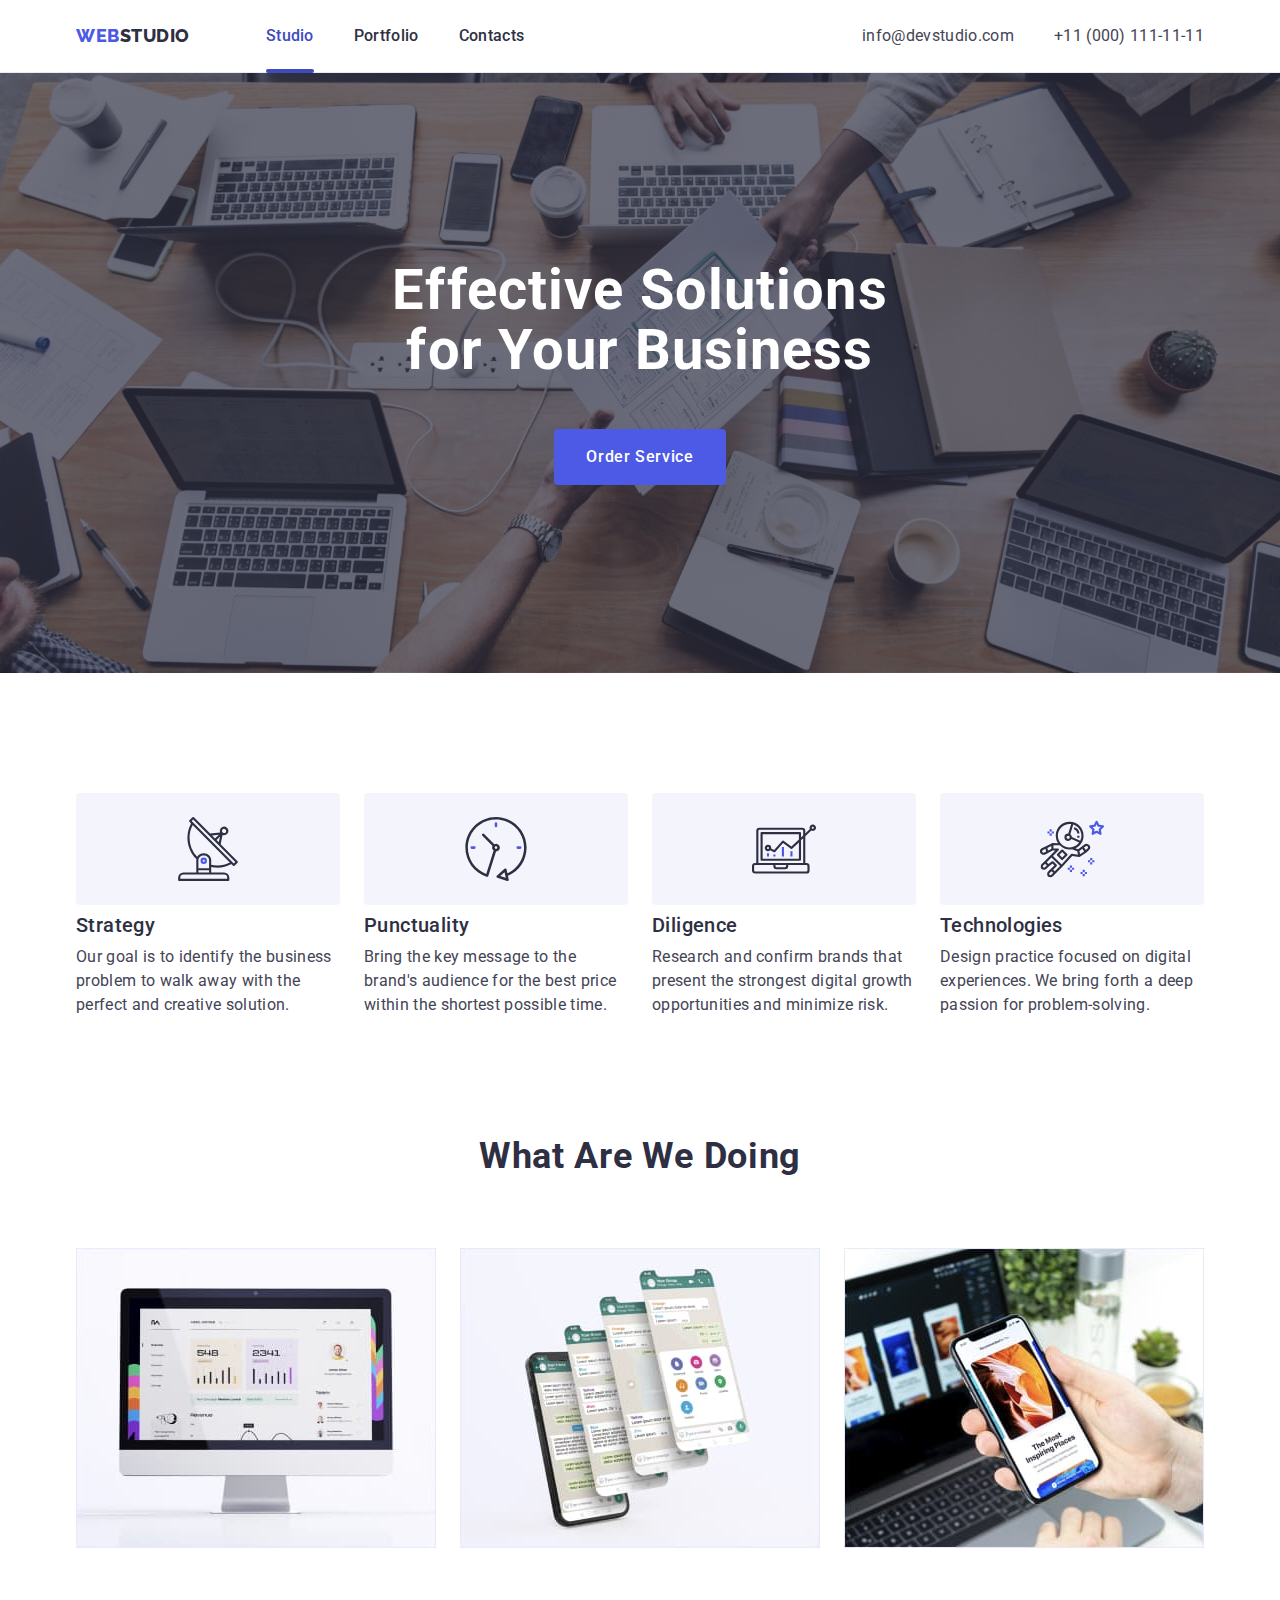
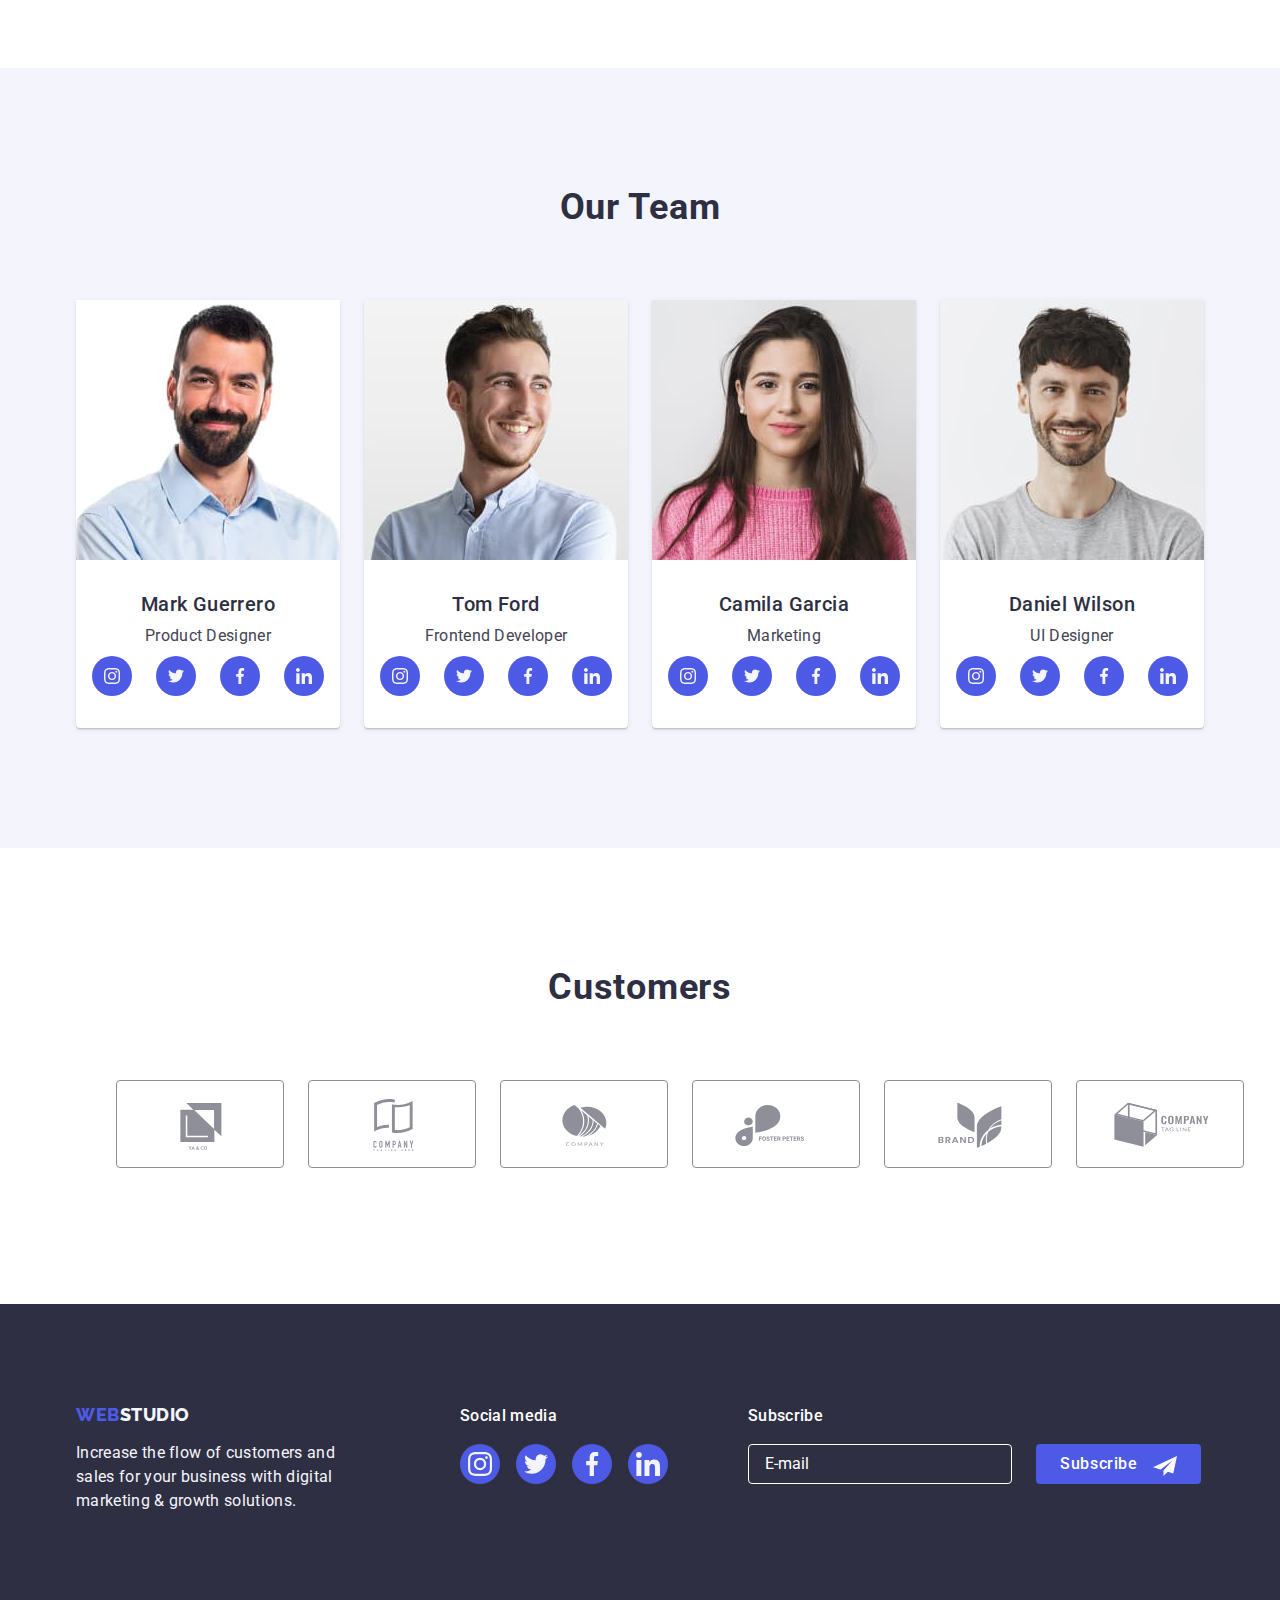
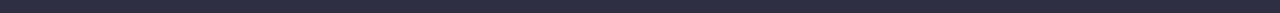
<file: index.html>
<!DOCTYPE html>
<html lang="en">
  <head>
    <meta charset="UTF-8" />
    <meta http-equiv="X-UA-Compatible" content="IE=edge" />
    <meta name="viewport" content="width=device-width, initial-scale=1.0" />
    <title>Document</title>
    <link rel="preconnect" href="https://fonts.googleapis.com" />
    <link rel="preconnect" href="https://fonts.gstatic.com" crossorigin />
    <link
      href="https://fonts.googleapis.com/css2?family=Montserrat:wght@400;700&family=Raleway:wght@800&family=Roboto:wght@400;500;700&display=swap"
      rel="stylesheet" />
    <link
      rel="stylesheet"
      href="https://cdnjs.cloudflare.com/ajax/libs/modern-normalize/1.1.0/modern-normalize.min.css" />
    <link rel="stylesheet" href="./css/styles.css" />
  </head>
  <body>
    <!-- шапка -->
    <header class="header">
      <div class="container header-nav">
        <nav class="navigation">
          <a class="link-logo link" href="./index.html"
            >Web<span class="logo-text">Studio</span></a
          >
          <ul class="menu list">
            <li class="menu-item">
              <a class="menu-link active link" href="./index.html">Studio</a>
            </li>
            <li class="menu-item">
              <a class="menu-link link" href="./portfolio.html">Portfolio</a>
            </li>
            <li class="menu-item">
              <a class="menu-link link" href="">Contacts</a>
            </li>
          </ul>
        </nav>

        <address class="contacts">
          <ul class="contacts-list list">
            <li class="contacts-item">
              <a class="contacts-link link" href="mailto:info@devstudio.com">
                info@devstudio.com</a
              >
            </li>
            <li class="contacts-item">
              <a class="contacts-link link" href="tel:+110001111111">
                +11 (000) 111-11-11</a
              >
            </li>
          </ul>
        </address>
      </div>
    </header>
    <main>
      <!-- секція 1 -->

      <section class="section-hero">
        <div class="container">
          <h1 class="caption">Effective Solutions for Your Business</h1>
          <button class="order-button" type="button" data-modal-open>
            Order Service
          </button>
        </div>
      </section>

      <!-- секція 2 -->
      <section class="section-feature">
        <div class="container">
          <h2 hidden class="subtitle">якості компанії</h2>
          <ul class="feature-list list">
            <li class="feature-item">
              <div class="feature-icon">
                <svg width="64" height="64">
                  <use href="./images/icons.svg#icon-antenna"></use>
                </svg>
              </div>

              <h3 class="suptitle">Strategy</h3>
              <p class="text">
                Our goal is to identify the business problem to walk away with
                the perfect and creative solution.
              </p>
            </li>
            <li class="feature-item">
              <div class="feature-icon">
                <svg width="64" height="64">
                  <use href="./images/icons.svg#icon-clock"></use>
                </svg>
              </div>
              <h3 class="suptitle">Punctuality</h3>
              <p class="text">
                Bring the key message to the brand's audience for the best price
                within the shortest possible time.
              </p>
            </li>
            <li class="feature-item">
              <div class="feature-icon">
                <svg width="64" height="64">
                  <use href="./images/icons.svg#icon-diagram"></use>
                </svg>
              </div>
              <h3 class="suptitle">Diligence</h3>
              <p class="text">
                Research and confirm brands that present the strongest digital
                growth opportunities and minimize risk.
              </p>
            </li>
            <li class="feature-item">
              <div class="feature-icon">
                <svg width="64" height="64">
                  <use href="./images/icons.svg#icon-astronaut"></use>
                </svg>
              </div>
              <h3 class="suptitle">Technologies</h3>
              <p class="text">
                Design practice focused on digital experiences. We bring forth a
                deep passion for problem-solving.
              </p>
            </li>
          </ul>
        </div>
      </section>

      <!-- секція 3 -->
      <section class="section-options">
        <div class="container">
          <h2 class="option-title">What are we doing</h2>
          <ul class="list option-list">
            <li class="option-item">
              <img src="./images/section3/pc.jpg" alt="notebook" width="360" />
            </li>
            <li class="option-item">
              <img
                src="./images/section3/phone.jpg"
                alt="mobileApp"
                width="360" />
            </li>
            <li class="option-item">
              <img
                src="./images/section3/smartphone.jpg"
                alt="hand"
                width="360" />
            </li>
          </ul>
        </div>
      </section>
      <!-- ceкція 4 -->
      <section class="section-team">
        <div class="container">
          <h2 class="option-title">Our Team</h2>
          <ul class="list team-list">
            <li class="team-item">
              <img src="./images/team/mark.jpg" alt="man" width="264" />

              <div class="team-name">
                <h3 class="suptitle">Mark Guerrero</h3>
                <p class="text">Product Designer</p>
                <ul class="icon-team">
                  <li class="team-item-icon list">
                    <a href="" class="icon-team-link">
                      <svg class="team-svg" width="16" height="16">
                        <use href="./images/icons.svg#icon-instagram"></use>
                      </svg>
                    </a>
                  </li>
                  <li class="team-item-icon list">
                    <a href="" class="icon-team-link">
                      <svg class="team-svg" width="16" height="16">
                        <use href="./images/icons.svg#icon-twitter"></use>
                      </svg>
                    </a>
                  </li>
                  <li class="team-item-icon list">
                    <a href="" class="icon-team-link">
                      <svg class="team-svg" width="16" height="16">
                        <use href="./images/icons.svg#icon-facebook"></use>
                      </svg>
                    </a>
                  </li>
                  <li class="team-item-icon list">
                    <a href="" class="icon-team-link">
                      <svg class="team-svg" width="16" height="16">
                        <use href="./images/icons.svg#icon-linkedin"></use>
                      </svg>
                    </a>
                  </li>
                </ul>
              </div>
            </li>
            <li class="team-item">
              <img src="./images/team/tom.jpg" alt="man" width="264" />
              <div class="team-name">
                <h3 class="suptitle">Tom Ford</h3>
                <p class="text">Frontend Developer</p>
                <ul class="icon-team">
                  <li class="team-item-icon list">
                    <a href="" class="icon-team-link">
                      <svg width="16" height="16">
                        <use href="./images/icons.svg#icon-instagram"></use>
                      </svg>
                    </a>
                  </li>
                  <li class="team-item-icon list">
                    <a href="" class="icon-team-link">
                      <svg width="16" height="16">
                        <use href="./images/icons.svg#icon-twitter"></use>
                      </svg>
                    </a>
                  </li>
                  <li class="team-item-icon list">
                    <a href="" class="icon-team-link">
                      <svg width="16" height="16">
                        <use href="./images/icons.svg#icon-facebook"></use>
                      </svg>
                    </a>
                  </li>
                  <li class="team-item-icon list">
                    <a href="" class="icon-team-link">
                      <svg width="16" height="16">
                        <use href="./images/icons.svg#icon-linkedin"></use>
                      </svg>
                    </a>
                  </li>
                </ul>
              </div>
            </li>
            <li class="team-item">
              <img src="./images/team/camila.jpg" alt="woman" width="264" />
              <div class="team-name">
                <h3 class="suptitle">Camila Garcia</h3>
                <p class="text">Marketing</p>
                <ul class="icon-team">
                  <li class="team-item-icon list">
                    <a href="" class="icon-team-link">
                      <svg width="16" height="16">
                        <use href="./images/icons.svg#icon-instagram"></use>
                      </svg>
                    </a>
                  </li>
                  <li class="team-item-icon list">
                    <a href="" class="icon-team-link">
                      <svg width="16" height="16">
                        <use href="./images/icons.svg#icon-twitter"></use>
                      </svg>
                    </a>
                  </li>
                  <li class="team-item-icon list">
                    <a href="" class="icon-team-link">
                      <svg width="16" height="16">
                        <use href="./images/icons.svg#icon-facebook"></use>
                      </svg>
                    </a>
                  </li>
                  <li class="team-item-icon list">
                    <a href="" class="icon-team-link">
                      <svg width="16" height="16">
                        <use href="./images/icons.svg#icon-linkedin"></use>
                      </svg>
                    </a>
                  </li>
                </ul>
              </div>
            </li>
            <li class="team-item">
              <img src="./images/team/daniel.jpg" alt="man" width="264" />
              <div class="team-name">
                <h3 class="suptitle">Daniel Wilson</h3>
                <p class="text">UI Designer</p>
                <ul class="icon-team">
                  <li class="team-item-icon list">
                    <a href="" class="icon-team-link">
                      <svg width="16" height="16">
                        <use href="./images/icons.svg#icon-instagram"></use>
                      </svg>
                    </a>
                  </li>
                  <li class="team-item-icon list">
                    <a href="" class="icon-team-link">
                      <svg width="16" height="16">
                        <use href="./images/icons.svg#icon-twitter"></use>
                      </svg>
                    </a>
                  </li>
                  <li class="team-item-icon list">
                    <a href="" class="icon-team-link">
                      <svg width="16" height="16">
                        <use href="./images/icons.svg#icon-facebook"></use>
                      </svg>
                    </a>
                  </li>
                  <li class="team-item-icon list">
                    <a href="" class="icon-team-link">
                      <svg width="16" height="16">
                        <use href="./images/icons.svg#icon-linkedin"></use>
                      </svg>
                    </a>
                  </li>
                </ul>
              </div>
            </li>
          </ul>
        </div>
      </section>
      <!-- section 5 costumers -->
      <section class="section-customers">
        <div class="container">
          <h2 class="option-title">Customers</h2>
          <ul class="customers-item">
            <li class="list">
              <a href="" class="customers-link">
                <svg class="icon-logo" width="104" height="56">
                  <use href="./images/icons.svg#icon-logo"></use>
                </svg>
              </a>
            </li>
            <li class="list">
              <a href="" class="customers-link">
                <svg class="icon-logo" width="104" height="56">
                  <use href="./images/icons.svg#icon-logo1"></use>
                </svg>
              </a>
            </li>
            <li class="list">
              <a href="" class="customers-link">
                <svg class="icon-logo" width="104" height="56">
                  <use href="./images/icons.svg#icon-logo2"></use>
                </svg>
              </a>
            </li>
            <li class="list">
              <a href="" class="customers-link">
                <svg class="icon-logo" width="104" height="56">
                  <use href="./images/icons.svg#icon-logo3"></use>
                </svg>
              </a>
            </li>
            <li class="list">
              <a href="" class="customers-link">
                <svg class="icon-logo" width="104" height="56">
                  <use href="./images/icons.svg#icon-logo4"></use>
                </svg>
              </a>
            </li>
            <li class="list">
              <a href="" class="customers-link">
                <svg class="icon-logo" width="104" height="56">
                  <use href="./images/icons.svg#icon-logo5"></use>
                </svg>
              </a>
            </li>
          </ul>
        </div>
      </section>
    </main>

    <!-- підвал -->
    <footer class="footer">
      <div class="container footer-container">
        <div class="footer-text-container">
          <a class="link-logo link-logo-footer link" href="./index.html"
            >Web<span class="logo-second">Studio</span>
          </a>
          <p class="text footer-text">
            Increase the flow of customers and sales for your business with
            digital marketing & growth solutions.
          </p>
        </div>

        <div class="footer-social">
          <p class="footer-title">Social media</p>
          <ul class="footer-icon">
            <li class="footer-list-icon list">
              <a href="" class="footer-icon-link">
                <svg class="footer-svg" width="24" height="24">
                  <use href="./images/icons.svg#icon-instagram"></use>
                </svg>
              </a>
            </li>
            <li class="footer-list-icon list">
              <a href="" class="footer-icon-link">
                <svg class="footer-svg" width="24" height="24">
                  <use href="./images/icons.svg#icon-twitter"></use>
                </svg>
              </a>
            </li>
            <li class="footer-list-icon list">
              <a href="" class="footer-icon-link">
                <svg class="footer-svg" width="24" height="24">
                  <use href="./images/icons.svg#icon-facebook"></use>
                </svg>
              </a>
            </li>
            <li class="footer-list-icon list">
              <a href="" class="footer-icon-link">
                <svg class="footer-svg" width="24" height="24">
                  <use href="./images/icons.svg#icon-linkedin"></use>
                </svg>
              </a>
            </li>
          </ul>
        </div>
        <!-- footer form -->
        <form>
          <p class="footer-title">Subscribe</p>
          <label class="footer-lable">
            <input
              class="footer-input"
              type="text"
              name="Subscribe"
              placeholder="E-mail" />
            <button class="btn-subscribe" type="submit">
              Subscribe
              <svg class="subscribe-icon" width="24" height="24">
                <use href="./images/icons.svg#icon-subscribe"></use>
              </svg></button
          ></label>
        </form>
      </div>
    </footer>

    <!-- modal -->
    <div class="backdrop is-hidden" data-modal>
      <div class="modal">
        <button class="modal-close-btn" type="button" data-modal-close>
          <svg class="modal-close-icon" width="8" height="8">
            <use href="./images/icons.svg#icon-close"></use>
          </svg>
        </button>

        <!-- modal-form -->
        <p class="modal-text">Leave your contacts and we will call you back</p>

        <form name="modal_form" class="modal-form">
          <label class="form-lable" for="modal_name"> Name </label>
          <div class="form-field">
            <input
              class="form-input"
              type="text"
              name="modal_name"
              id="modal_name" />
            <svg class="modal-icon" width="18" height="24">
              <use class="icon-modal" href="./images/icons.svg#icon-name"></use>
            </svg>
          </div>
          <label class="form-lable" for="modal_phone">Phone </label>
          <div class="form-field">
            <input
              class="form-input"
              type="tel"
              name="modal_phone"
              id="modal_phone" />
            <svg class="modal-icon" width="18" height="24">
              <use href="./images/icons.svg#icon-phone"></use>
            </svg>
          </div>
          <label class="form-lable" for="modal_mail">Email </label>
          <div class="form-field">
            <input
              class="form-input"
              type="email"
              name="modal_mail"
              id="modal_mail" />
            <svg class="modal-icon" width="18" height="24">
              <use href="./images/icons.svg#icon-email"></use>
            </svg>
          </div>

          <label class="form-lable"
            >Comment
            <textarea
              class="form-comment"
              name=""
              id=""
              rows="5"
              placeholder="Text input"></textarea>
          </label>
          <label class="form-agreement">
            <input class="check-input" type="checkbox" name="agreement" />
            <svg class="check-icon" width="10" height="8">
              <use href="./images/icons.svg#icon-checkbox"></use>
            </svg>
            <span class="text-agreement"
              >I accept the terms and conditions of the
              <a class="agreement-link" href="">Privacy Policy</a>
            </span>
          </label>
          <button class="order-button modal-submit-btn" type="submit">
            Send
          </button>
        </form>
      </div>
    </div>
    <script src="./js/modal.js"></script>
  </body>
</html>
</file>
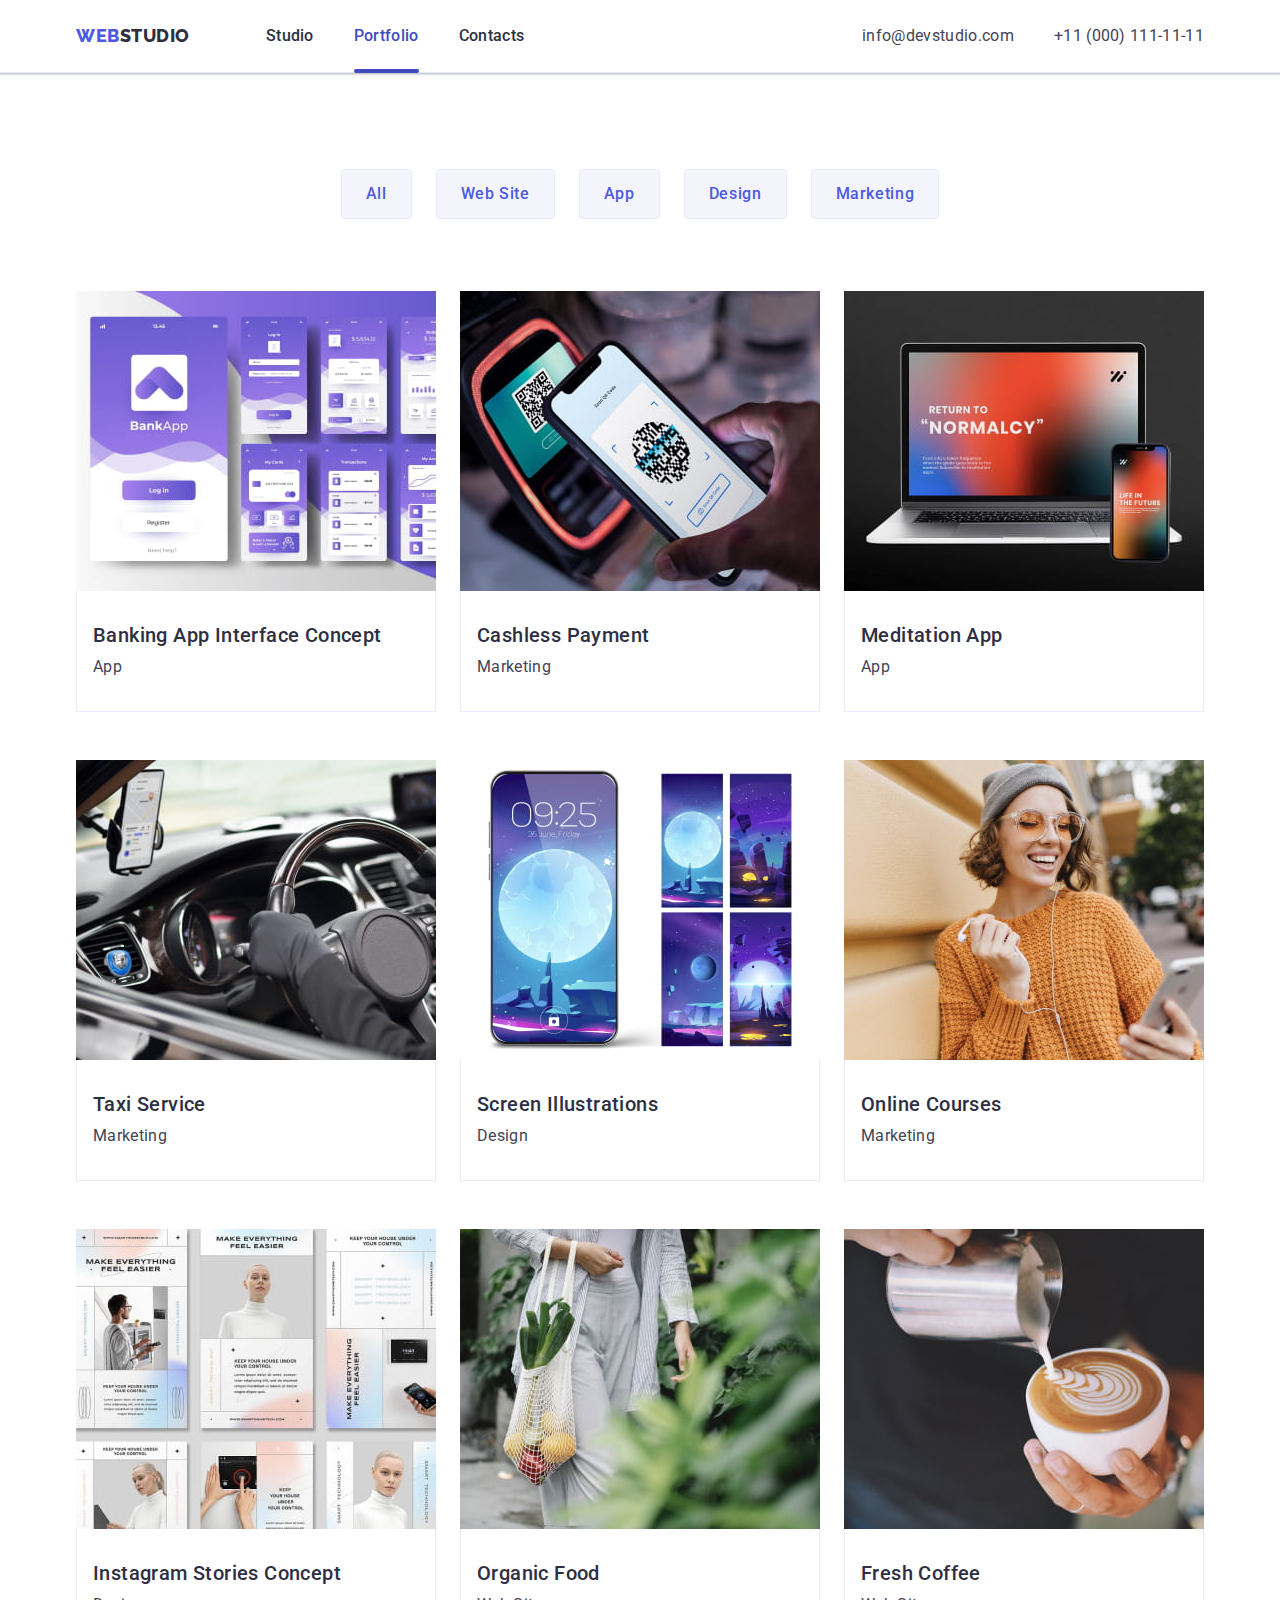
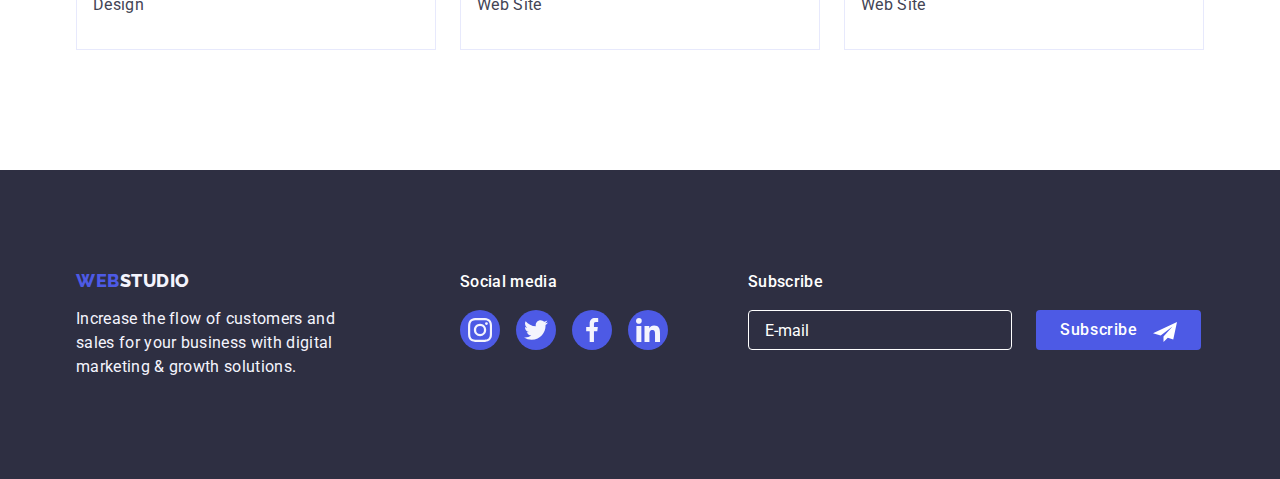
<file: portfolio.html>
<!DOCTYPE html>
<html lang="en">
  <head>
    <meta charset="UTF-8" />
    <meta http-equiv="X-UA-Compatible" content="IE=edge" />
    <meta name="viewport" content="width=device-width, initial-scale=1.0" />
    <title>Document</title>
    <link rel="preconnect" href="https://fonts.googleapis.com" />
    <link rel="preconnect" href="https://fonts.gstatic.com" crossorigin />
    <link
      href="https://fonts.googleapis.com/css2?family=Montserrat:wght@400;700&family=Raleway:wght@800&family=Roboto:wght@400;500;700&display=swap"
      rel="stylesheet" />
    <link
      rel="stylesheet"
      href="https://cdnjs.cloudflare.com/ajax/libs/modern-normalize/1.1.0/modern-normalize.min.css" />
    <link rel="stylesheet" href="./css/styles.css" />
  </head>
  <body>
    <!-- header -->

    <header class="header">
      <div class="container header-nav">
        <nav class="navigation">
          <a class="link-logo link" href="./index.html"
            >Web<span class="logo-text">Studio</span>
          </a>
          <ul class="menu list">
            <li class="menu-item">
              <a class="menu-link link" href="./index.html">Studio</a>
            </li>
            <li class="menu-item">
              <a class="menu-link active link" href="./portfolio.html"
                >Portfolio</a
              >
            </li>
            <li class="menu-item">
              <a class="menu-link link" href="">Contacts</a>
            </li>
          </ul>
        </nav>
        <address class="contacts">
          <ul class="contacts-list list">
            <li class="contacts-item">
              <a class="contacts-link link" href="mailto:info@devstudio.com">
                info@devstudio.com</a
              >
            </li>
            <li>
              <a class="contacts-link link" href="tel:+110001111111">
                +11 (000) 111-11-11</a
              >
            </li>
          </ul>
        </address>
      </div>
    </header>
    <main>
      <!-- Клієнти -->
      <section class="portfolio">
        <div class="container">
          <h1 hidden>Our projects</h1>
          <ul class="portfolio-list list">
            <li class="portfolio-item">
              <button class="portfolio-btm" type="button">All</button>
            </li>
            <li class="portfolio-item">
              <button class="portfolio-btm" type="button">Web Site</button>
            </li>
            <li class="portfolio-item">
              <button class="portfolio-btm" type="button">App</button>
            </li>
            <li class="portfolio-item">
              <button class="portfolio-btm" type="button">Design</button>
            </li>
            <li class="portfolio-item">
              <button class="portfolio-btm" type="button">Marketing</button>
            </li>
          </ul>

          <ul class="list-projects list">
            <li class="list-item">
              <a class="projects-link link" href="">
                <div class="projects-thumba">
                  <img src="./images/clients/bank.jpg" alt="bankapp" />

                  <p class="overlay-text">
                    14 Stylish and User-Friendly App Design Concepts · Task
                    Manager App · Calorie Tracker App · Exotic Fruit Ecommerce
                    App · Cloud Storage App
                  </p>
                </div>
                <div class="projects-name">
                  <h2 class="suptitle">Banking App Interface Concept</h2>
                  <p class="text">App</p>
                </div>
              </a>
            </li>

            <li class="list-item">
              <a class="projects-link link" href="">
                <div class="projects-thumba">
                  <img src="./images/clients/cashlesspayment.jpg" alt="phone" />

                  <p class="overlay-text">
                    14 Stylish and User-Friendly App Design Concepts · Task
                    Manager App · Calorie Tracker App · Exotic Fruit Ecommerce
                    App · Cloud Storage App
                  </p>
                </div>
                <div class="projects-name">
                  <h2 class="suptitle">Cashless Payment</h2>
                  <p class="text">Marketing</p>
                </div>
              </a>
            </li>
            <li class="list-item">
              <a class="projects-link link" href="">
                <div class="projects-thumba">
                  <img src="./images/clients/meditationapp.jpg" alt="laptop" />

                  <p class="overlay-text">
                    14 Stylish and User-Friendly App Design Concepts · Task
                    Manager App · Calorie Tracker App · Exotic Fruit Ecommerce
                    App · Cloud Storage App
                  </p>
                </div>
                <div class="projects-name">
                  <h2 class="suptitle">Meditation App</h2>
                  <p class="text">App</p>
                </div>
              </a>
            </li>
            <li class="list-item">
              <a class="projects-link link" href="">
                <div class="projects-thumba">
                  <img
                    src="./images/clients/taxiservise.jpg"
                    alt="driver in car" />

                  <p class="overlay-text">
                    14 Stylish and User-Friendly App Design Concepts · Task
                    Manager App · Calorie Tracker App · Exotic Fruit Ecommerce
                    App · Cloud Storage App
                  </p>
                </div>
                <div class="projects-name">
                  <h2 class="suptitle">Taxi Service</h2>
                  <p class="text">Marketing</p>
                </div>
              </a>
            </li>
            <li class="list-item">
              <a class="projects-link link" href="">
                <div class="projects-thumba">
                  <img
                    src="./images/clients/screenillustration.jpg"
                    alt="smartphone" />

                  <p class="overlay-text">
                    14 Stylish and User-Friendly App Design Concepts · Task
                    Manager App · Calorie Tracker App · Exotic Fruit Ecommerce
                    App · Cloud Storage App
                  </p>
                </div>
                <div class="projects-name">
                  <h2 class="suptitle">Screen Illustrations</h2>
                  <p class="text">Design</p>
                </div>
              </a>
            </li>
            <li class="list-item">
              <a class="projects-link link" href="">
                <div class="projects-thumba">
                  <img
                    src="./images/clients/onlinecourses.jpg"
                    alt="girl with phone" />

                  <p class="overlay-text">
                    14 Stylish and User-Friendly App Design Concepts · Task
                    Manager App · Calorie Tracker App · Exotic Fruit Ecommerce
                    App · Cloud Storage App
                  </p>
                </div>
                <div class="projects-name">
                  <h2 class="suptitle">Online Courses</h2>
                  <p class="text">Marketing</p>
                </div>
              </a>
            </li>

            <li class="list-item">
              <a class="projects-link link" href="">
                <div class="projects-thumba">
                  <img
                    src="./images/clients/instastories.jpg"
                    alt="instagram" />

                  <p class="overlay-text">
                    14 Stylish and User-Friendly App Design Concepts · Task
                    Manager App · Calorie Tracker App · Exotic Fruit Ecommerce
                    App · Cloud Storage App
                  </p>
                </div>
                <div class="projects-name">
                  <h2 class="suptitle">Instagram Stories Concept</h2>
                  <p class="text">Design</p>
                </div>
              </a>
            </li>
            <li class="list-item">
              <a class="projects-link link" href="">
                <div class="projects-thumba">
                  <img src="./images/clients/organicfood.jpg" alt="fruits" />

                  <p class="overlay-text">
                    14 Stylish and User-Friendly App Design Concepts · Task
                    Manager App · Calorie Tracker App · Exotic Fruit Ecommerce
                    App · Cloud Storage App
                  </p>
                </div>
                <div class="projects-name">
                  <h2 class="suptitle">Organic Food</h2>
                  <p class="text">Web Site</p>
                </div>
              </a>
            </li>
            <li class="list-item">
              <a class="projects-link link" href="">
                <div class="projects-thumba">
                  <img
                    src="./images/clients/freschcoffe.jpg"
                    alt="coffe with milk" />

                  <p class="overlay-text">
                    14 Stylish and User-Friendly App Design Concepts · Task
                    Manager App · Calorie Tracker App · Exotic Fruit Ecommerce
                    App · Cloud Storage App
                  </p>
                </div>
                <div class="projects-name">
                  <h2 class="suptitle">Fresh Coffee</h2>
                  <p class="text">Web Site</p>
                </div>
              </a>
            </li>
          </ul>
        </div>
      </section>
    </main>

    <footer class="footer">
      <div class="container footer-container">
        <div class="footer-text-container">
          <a class="link-logo link-logo-footer link" href="./index.html"
            >Web<span class="logo-second">Studio</span>
          </a>
          <p class="text footer-text">
            Increase the flow of customers and sales for your business with
            digital marketing & growth solutions.
          </p>
        </div>

        <div class="footer-social">
          <p class="footer-title">Social media</p>
          <ul class="footer-icon">
            <li class="footer-list-icon list">
              <a href="" class="footer-icon-link">
                <svg class="footer-svg" width="24" height="24">
                  <use href="./images/icons.svg#icon-instagram"></use>
                </svg>
              </a>
            </li>
            <li class="footer-list-icon list">
              <a href="" class="footer-icon-link">
                <svg class="footer-svg" width="24" height="24">
                  <use href="./images/icons.svg#icon-twitter"></use>
                </svg>
              </a>
            </li>
            <li class="footer-list-icon list">
              <a href="" class="footer-icon-link">
                <svg class="footer-svg" width="24" height="24">
                  <use href="./images/icons.svg#icon-facebook"></use>
                </svg>
              </a>
            </li>
            <li class="footer-list-icon list">
              <a href="" class="footer-icon-link">
                <svg class="footer-svg" width="24" height="24">
                  <use href="./images/icons.svg#icon-linkedin"></use>
                </svg>
              </a>
            </li>
          </ul>
        </div>
        <form>
          <p class="footer-title">Subscribe</p>
          <label class="footer-lable">
            <input
              class="footer-input"
              type="text"
              name="Subscribe"
              placeholder="E-mail" />
            <button class="btn-subscribe" type="submit">
              Subscribe
              <svg class="subscribe-icon" width="24" height="24">
                <use href="./images/icons.svg#icon-subscribe"></use>
              </svg></button
          ></label>
        </form>
      </div>
    </footer>
  </body>
</html>
</file>
<file: css/styles.css>
:root {
  --primary-color: #434455;
  --title-color: #2e2f42;
  --accent-color: #4d5ae5;
  --background-hover-btn: #404bbf;
  --text-footer: #f4f4fd;
  --header-color: #ffffff;
  --border-color: #e7e9fc;
  --light-slate: #8e8f99;
}

body {
  font-family: "Roboto", sans-serif;
  color: var(--primary-color);
  background-color: var(--header-color);
}
.list {
  padding: 0;
  margin: 0;
  list-style: none;
}
.link {
  text-decoration: none;
}
img {
  display: block;
}
.suptitle {
  padding: 0;
  margin: 0 0 8px 0;
  font-weight: 500;
  font-size: 20px;
  line-height: 1.2;
  letter-spacing: 0.02em;
  color: var(--title-color);
}
.text {
  padding: 0;
  margin: 0;
  font-size: 16px;
  line-height: 1.5;
  letter-spacing: 0.02em;
  color: var(--primary-color);
}

.container {
  margin-left: auto;
  margin-right: auto;
  padding: 0 15px;
  width: 1158px;
}
/* header */
.header {
  border-bottom: 1px solid var(--border-color);
  box-shadow: 0px 2px 1px rgba(46, 47, 66, 0.08),
    0px 1px 1px rgba(46, 47, 66, 0.16), 0px 1px 6px rgba(46, 47, 66, 0.08);
}
.header-nav {
  display: flex;
  align-items: center;
}

.link-logo {
  margin-right: 76px;

  font-family: "Raleway", sans-serif;
  font-weight: 800;
  font-size: 18px;
  line-height: 1.17;
  letter-spacing: 0.03em;
  text-transform: uppercase;

  color: var(--accent-color);
}

.logo-text {
  color: var(--title-color);
}
.menu {
  display: flex;
  gap: 40px;
}
.menu-link {
  position: relative;
  display: block;
  padding-bottom: 24px;
  padding-top: 24px;
  font-weight: 500;
  font-size: 16px;
  line-height: 1.5;
  letter-spacing: 0.02em;
  color: var(--title-color);
  transition: color 250ms cubic-bezier(0.4, 0, 0.2, 1);
}
.menu-link::after {
  position: absolute;
  content: "";
  bottom: -1px;
  left: 0;
  display: block;
  width: 100%;
  height: 4px;
  border-radius: 2px;
}
.menu-link.active::after {
  background-color: var(--background-hover-btn);
}
.menu-link.active {
  color: var(--background-hover-btn);
}
.menu-link:hover,
.menu-link:focus {
  color: var(--background-hover-btn);
}
.navigation {
  display: flex;
  align-items: center;
}
.contacts {
  margin-left: auto;
}
.contacts-list {
  display: flex;
  gap: 40px;
}
.contacts-link {
  font-style: normal;
  font-weight: 400;
  font-size: 16px;
  line-height: 1.5;
  letter-spacing: 0.02em;
  color: var(--primary-color);
  transition: color 250ms cubic-bezier(0.4, 0, 0.2, 1);
}
.contacts-link:hover,
.contacts-link:focus {
  color: var(--background-hover-btn);
}
/* section 1  */
.section-hero {
  max-width: 1440px;
  margin-left: auto;
  margin-right: auto;
  padding: 188px 0;
  text-align: center;
  background-color: var(--title-color);
  background-image: linear-gradient(
      rgba(46, 47, 66, 0.7),
      rgba(46, 47, 66, 0.7)
    ),
    url(../images/people-office.jpg);
  background-repeat: no-repeat;
  background-position: center;
  background-size: cover;
}

.caption {
  margin-left: auto;
  margin-right: auto;
  margin-top: 0;
  margin-bottom: 48px;

  max-width: 496px;
  font-weight: 700;
  font-size: 56px;
  line-height: 1.07;
  text-align: center;
  letter-spacing: 0.02em;
  color: var(--header-color);
}
.order-button {
  display: block;
  margin-left: auto;
  margin-right: auto;
  padding: 16px 32px;
  min-width: 169px;
  height: 56px;
  border-radius: 4px;
  border: none;

  font-weight: 500;
  font-size: 16px;
  line-height: 1.5;

  letter-spacing: 0.04em;
  cursor: pointer;
  color: var(--header-color);
  background-color: var(--accent-color);
  transition: background-color 250ms cubic-bezier(0.4, 0, 0.2, 1);
}
.order-button:hover,
.order-button:focus {
  color: var(--header-color);
  background-color: var(--background-hover-btn);
}

/* section 2 */
.section-feature {
  padding-top: 120px;
  padding-bottom: 120px;
}
.feature-list {
  display: flex;
  gap: 24px;
}
.feature-item {
  width: calc((100% - 72px) / 4);
}
.feature-icon {
  display: flex;
  justify-content: center;
  align-items: center;
  width: 100%;
  height: 112px;
  background-color: var(--text-footer);
  border-radius: 4px;
  margin-bottom: 8px;
}

/* section 3 */
.section-options {
  padding-bottom: 120px;
}
.option-title {
  padding: 0;
  margin-top: 0;
  margin-bottom: 72px;

  font-size: 36px;
  line-height: 1.1;
  letter-spacing: 0.02em;
  text-align: center;
  text-transform: capitalize;
  color: var(--title-color);
}
.option-list {
  display: flex;
  gap: 24px;
}
.option-item {
  width: calc((100%-48px) / 3);
}
/* section 4 our team */
.section-team {
  padding: 120px 0;
  background-color: var(--text-footer);
}
.team-list {
  display: flex;
  gap: 24px;
}
.team-item {
  width: calc((100%-72px) / 4);
  border-radius: 0px 0px 4px 4px;
  background-color: var(--header-color);
  box-shadow: 0px 1px 6px rgba(46, 47, 66, 0.08),
    0px 1px 1px rgba(46, 47, 66, 0.16), 0px 2px 1px rgba(46, 47, 66, 0.08);
}
.team-name {
  padding: 32px 0;
  text-align: center;
}
.icon-team {
  display: flex;
  justify-content: center;
  gap: 24px;
  margin-top: 8px;
  padding: 0;
}
.team-item-icon {
  width: 40px;
  height: 40px;
}
.icon-team-link {
  display: flex;
  align-items: center;
  justify-content: center;
  width: 100%;
  height: 100%;
  background-color: var(--accent-color);
  border-radius: 50%;
  transition: background-color 250ms cubic-bezier(0.4, 0, 0.2, 1);
}
.icon-team-link:hover,
.icon-team-link:focus {
  background-color: var(--background-hover-btn);
}
.team-svg {
  fill: var(--text-footer);
}
/* section5 costumers */
.section-customers {
  padding-top: 120px;
  padding-bottom: 120px;
}
.customers-item {
  display: flex;
  gap: 24px;
}
.customers-link {
  display: flex;
  justify-content: center;
  align-items: center;
  width: 168px;
  height: 88px;
  border: 1px solid var(--light-slate);
  border-radius: 4px;
  color: var(--light-slate);
  transition: border-color 250ms cubic-bezier(0.4, 0, 0.2, 1),
    color 250ms cubic-bezier(0.4, 0, 0.2, 1);
}
.customers-link:hover,
.customers-link:focus {
  color: var(--background-hover-btn);
  border-color: var(--background-hover-btn);
}
.icon-logo {
  fill: currentColor;
}

/* footer */
.footer {
  padding: 100px 0;
  background-color: var(--title-color);
}
.footer-container {
  display: flex;
  align-items: baseline;
}

.link-logo-footer {
  display: inline-block;
  margin: 0;
  margin-bottom: 16px;
}
.footer-text-container {
  margin-right: 120px;
}
.footer-text {
  width: 264px;
  color: var(--text-footer);
}
.logo-second {
  color: var(--text-footer);
}
.footer-social {
  margin-right: 80px;
}
.footer-icon {
  display: flex;
  gap: 16px;
  padding: 0;
}
.footer-list-icon {
  width: 40px;
  height: 40px;
}
.footer-icon-link {
  display: flex;
  align-items: center;
  justify-content: center;
  width: 100%;
  height: 100%;
  background-color: var(--accent-color);
  border-radius: 50%;
  transition: background-color 250ms cubic-bezier(0.4, 0, 0.2, 1);
}
.footer-icon-link:hover,
.footer-icon-link:focus {
  background-color: #31d0aa;
}
.footer-svg {
  fill: var(--text-footer);
}
.footer-title {
  margin: 0;
  margin-bottom: 16px;
  font-weight: 500;
  font-size: 16px;
  line-height: 1.5;
  letter-spacing: 0.02em;
  color: var(--header-color);
}
.footer-lable {
  display: flex;
  flex-direction: row;
  gap: 24px;
}
.footer-input {
  padding-left: 16px;
  min-width: 264px;
  height: 40px;
  border: 1px solid #ffffff;
  box-shadow: (0px 4px 4px rgba(0, 0, 0, 0.15));
  border-radius: 4px;
  color: var(--header-color);
  background-color: var(--title-color);
  outline: none;
}
.footer-input::placeholder {
  /* padding-left: 16px; */
  color: var(--header-color);
}
.btn-subscribe {
  display: flex;
  align-items: center;
  padding-left: 24px;
  position: relative;

  min-width: 165px;
  height: 40px;
  border-radius: 4px;
  border: none;
  transition: background-color 250ms cubic-bezier(0.4, 0, 0.2, 1);
  font-weight: 500;
  font-size: 16px;
  line-height: 24px;
  letter-spacing: 0.04em;
  color: var(--header-color);
  background-color: var(--accent-color);
}
.btn-subscribe:hover,
.btn-subscribe:focus {
  background-color: #31d0aa;
}
.subscribe-icon {
  position: absolute;
  top: 25%;
  right: 24px;
  fill: var(--header-color);
}
/* portfolio */
.portfolio {
  padding: 96px 0 120px;
}
.portfolio-list {
  display: flex;
  justify-content: center;
  gap: 24px;
  margin-bottom: 72px;
}

.portfolio-btm {
  font-family: "Roboto", sans-serif;
  font-weight: 500;
  font-size: 16px;
  line-height: 1.5;
  border: 1px solid var(--border-color);

  border-radius: 4px;
  padding: 12px 24px;

  display: flex;
  align-items: center;
  text-align: center;
  letter-spacing: 0.04em;
  cursor: pointer;
  color: var(--accent-color);
  background-color: var(--text-footer);
  transition: color 250ms cubic-bezier(0.4, 0, 0.2, 1),
    border-color 250ms cubic-bezier(0.4, 0, 0.2, 1),
    background-color 250ms cubic-bezier(0.4, 0, 0.2, 1),
    box-shadow 250ms cubic-bezier(0.4, 0, 0.2, 1);
}

.portfolio-btm:hover,
.portfolio-btm:focus {
  border: 1px solid transparent;
  color: var(--header-color);
  background-color: var(--background-hover-btn);
  box-shadow: 0px 3px 1px rgba(0, 0, 0, 0.1), 0px 2px 1px rgba(0, 0, 0, 0.08),
    0px 2px 2px rgba(0, 0, 0, 0.12);
}

.projects-name {
  padding: 32px 16px;
  border: 1px solid var(--border-color);
  border-top: none;
}
.projects-link {
  display: block;
  transition: box-shadow 250ms cubic-bezier(0.4, 0, 0.2, 1);
}
.projects-link:hover,
.projects-link:focus {
  box-shadow: 0px 1px 6px rgba(46, 47, 66, 0.08),
    0px 1px 1px rgba(46, 47, 66, 0.16), 0px 2px 1px rgba(46, 47, 66, 0.08);
}
.list-projects {
  display: flex;
  flex-wrap: wrap;
}
.list-item {
  width: calc((100% - 48px) / 3);
  margin-right: 24px;
  margin-bottom: 48px;
}
.list-item:nth-child(3n) {
  margin-right: 0;
}
.list-item:nth-last-child(-n + 3) {
  margin-bottom: 0;
}

/* overlay */
.projects-thumba {
  position: relative;
  overflow: hidden;
}

.overlay-text {
  position: absolute;
  top: 0;
  left: 0;
  width: 100%;
  height: 100%;
  transform: translateY(100%);
  transition: transform 250ms cubic-bezier(0.4, 0, 0.2, 1);
  padding: 40px 32px;
  margin: 0;
  font-size: 16px;
  letter-spacing: 0.02em;
  line-height: 1.5;
  color: var(--text-footer);
  background-color: var(--accent-color);
}

.projects-link:hover .overlay-text,
.projects-link:focus .overlay-text {
  transform: translateY(0%);
}
/* modal */
.backdrop {
  position: fixed;
  top: 0;
  left: 0;
  width: 100%;
  height: 100%;
  background-color: rgba(46, 47, 66, 0.4);
  transition: opacity 250ms cubic-bezier(0.4, 0, 0.2, 1),
    visibility 250ms cubic-bezier(0.4, 0, 0.2, 1);
}
.modal {
  position: absolute;
  top: 50%;
  left: 50%;
  transform: translate(-50%, -50%) scale(1);

  transition: transform 250ms cubic-bezier(0.4, 0, 0.2, 1);
  width: 408px;
  min-height: 576px;

  background-color: #fcfcfc;
  box-shadow: 0px 1px 1px rgba(0, 0, 0, 0.14), 0px 1px 3px rgba(0, 0, 0, 0.12),
    0px 2px 1px rgba(0, 0, 0, 0.2);
  border-radius: 4px;
}
.backdrop.is-hidden .modal {
  transform: translate(-50%, -75%);
  opacity: 0;
}
.modal-close-btn {
  position: absolute;
  top: 24px;
  right: 24px;
  cursor: pointer;
  display: flex;
  justify-content: center;
  align-items: center;
  padding: 0;
  width: 24px;
  height: 24px;
  border-radius: 50%;
  background-color: var(--border-color);
  border: 1px solid rgba(0, 0, 0, 0.1);
  transition: background-color 250ms cubic-bezier(0.4, 0, 0.2, 1),
    border 250ms cubic-bezier(0.4, 0, 0.2, 1);
}
.modal-close-btn:hover,
.modal-close-btn:focus {
  background-color: var(--background-hover-btn);
  fill: #ffffff;
  border: none;
}
.modal-close-icon {
  transition: fill 250ms cubic-bezier(0.4, 0, 0.2, 1);
}

.is-hidden {
  opacity: 0;
  pointer-events: none;
  visibility: hidden;
}
/* modal-form */

.modal-text {
  margin-top: 72px;
  font-weight: 500;
  font-size: 16px;
  line-height: 1.5;

  text-align: center;
  letter-spacing: 0.02em;

  color: #2e2f42;
}
.modal-form {
  margin-left: 24px;
  width: 360px;
}

.form-field {
  position: relative;
  margin-bottom: 8px;
}

.form-input {
  margin-top: 4px;
  width: 100%;
  height: 40px;
  padding-left: 38px;
  outline: transparent;
  border: 1px solid rgba(46, 47, 66, 0.4);
  border-radius: 4px;
  transition: border 250ms cubic-bezier(0.4, 0, 0.2, 1);
}
.form-input:focus {
  border: 1px solid var(--accent-color);
}

.modal-icon {
  position: absolute;
  top: 25%;
  left: 16px;
  transition: fill 250ms cubic-bezier(0.4, 0, 0.2, 1);
}
.form-input:focus + .modal-icon {
  fill: var(--accent-color);
  pointer-events: none;
}
.form-lable {
  font-style: normal;
  font-weight: 400;
  font-size: 12px;
  line-height: 14px;
  color: #8e8f99;
}
.form-comment {
  resize: none;
  margin-top: 4px;
  margin-bottom: 16px;
  padding-top: 8px;
  padding-left: 16px;

  width: 100%;
  height: 120px;
  outline: none;

  border: 1px solid rgba(46, 47, 66, 0.4);
  border-radius: 4px;
  transition: border 250ms cubic-bezier(0.4, 0, 0.2, 1);
}
.form-comment:focus {
  border: 1px solid var(--accent-color);
}
.form-comment::placeholder {
  font-weight: 400;
  font-size: 12px;
  line-height: 1.16;
  letter-spacing: 0.04em;
  color: rgba(46, 47, 66, 0.4);
}
.form-agreement {
  display: flex;
  gap: 8px;
  justify-content: flex-start;
  position: relative;
  align-items: center;
  margin-left: 0;
}
.check-input {
  display: block;
  appearance: none;

  width: 16px;
  height: 16px;
  border: 1px solid rgba(46, 47, 66, 0.4);
  border-radius: 2px;
  transition: backgroun-color 250ms cubic-bezier(0.4, 0, 0.2, 1);
}
.check-input:checked {
  background-color: var(--background-hover-btn);
  border: 1px solid var(--background-hover-btn);
}
.check-icon {
  position: absolute;
  top: 4px;
  left: 3px;
  opacity: 0;
  transition: opacity 250ms cubic-bezier(0.4, 0, 0.2, 1);
}
.check-input:checked + .check-icon {
  opacity: 1;
  fill: var(--header-color);
}
.text-agreement {
  font-weight: 400;
  font-size: 12px;
  line-height: 1.16;

  letter-spacing: 0.04em;

  color: var(--light-slate);
}
.agreement-link {
  font-weight: 400;
  font-size: 12px;
  line-height: 1.16;

  letter-spacing: 0.04em;
  color: var(--accent-color);
}

.modal-submit-btn {
  margin-top: 24px;
  margin-bottom: 24px;
}
</file>
